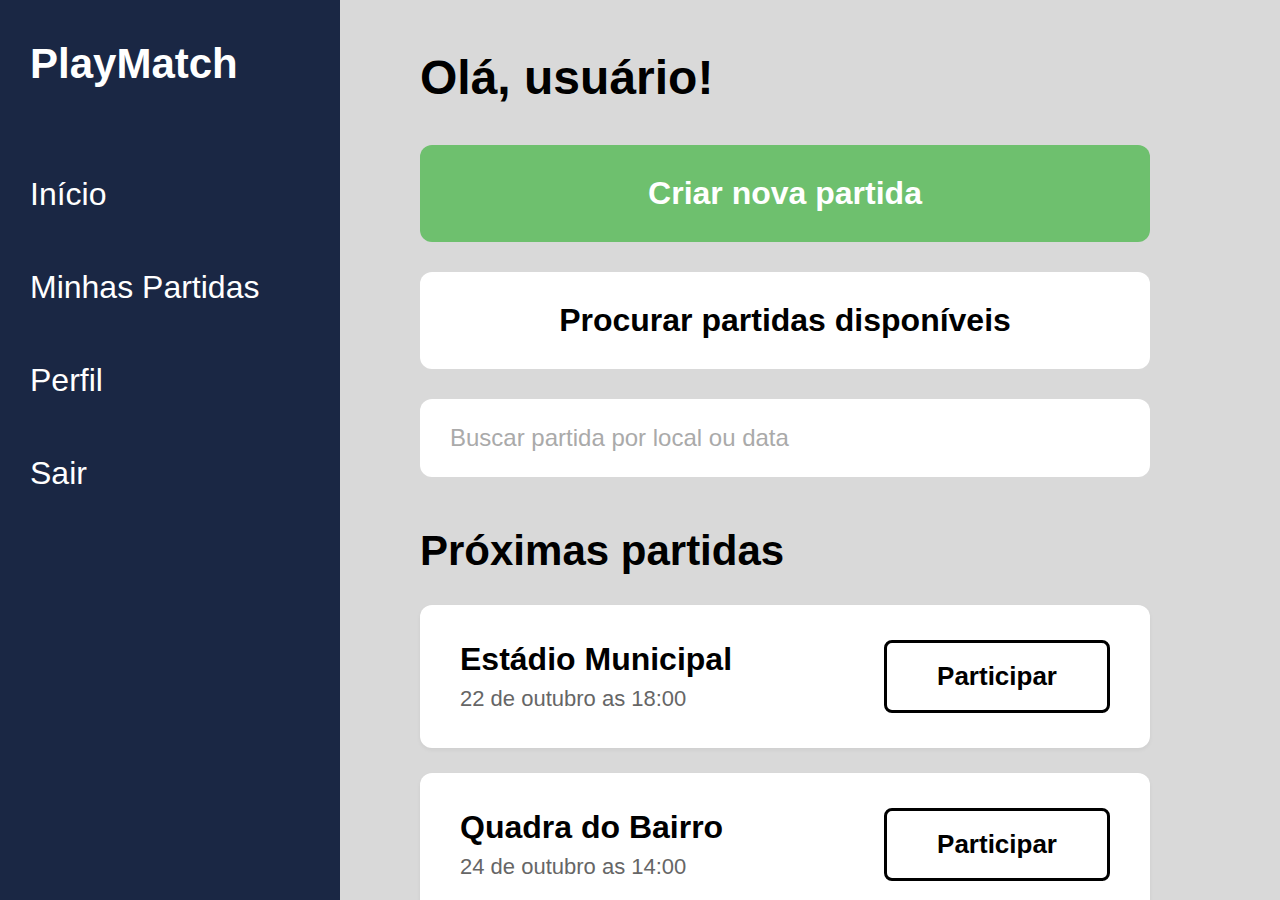
<file: paginas/index.html>
<!DOCTYPE html>
<html lang="pt-BR">
<head>
    <meta charset="UTF-8">
    <meta name="viewport" content="width=device-width, initial-scale=1.0">
    <title>PlayMatch - Início</title>
    <link rel="stylesheet" href="styles.css">
</head>
<body>
    <!-- barra de navegar -->
    <aside class="sidebar">
        <h1 class="logo">PlayMatch</h1>
        <nav>
            <ul class="nav-menu">
                <li class="nav-item">
                    <a href="index.html" class="nav-link">Início</a>
                </li>
                <li class="nav-item">
                    <a href="minhas-partidas.html" class="nav-link">Minhas Partidas</a>
                </li>
                <li class="nav-item">
                    <a href="perfil.html" class="nav-link">Perfil</a>
                </li>
                <li class="nav-item">
                    <a href="login.html" class="nav-link">Sair</a>
                </li>
            </ul>
        </nav>
    </aside>

    <!-- Area do conteudo -->
    <main class="main-content">
        <!-- Greeting -->
        <h2 class="greeting">Olá, usuário!</h2>

        <!-- Criar nova partida -->
        <button class="btn-primary">Criar nova partida</button>

        <!-- procurar partida -->
        <button class="btn-secondary">Procurar partidas disponíveis</button>

        <!-- buscar partida -->
        <div class="search-container">
            <input type="text" class="search-input" placeholder="Buscar partida por local ou data">
        </div>

        <!-- proximas partidas -->
        <h3 class="section-title">Próximas partidas</h3>

        <!-- partida 1 -->
       <div class="match-card">
            <div class="match-info">
                <h3>Estádio Municipal</h3>
                <p>22 de outubro as 18:00</p>
            </div>
            <a href="detalhes-partidas.html" class="btn-participate">Participar</a>
        </div>

        <div class="match-card">
            <div class="match-info">
                <h3>Quadra do Bairro</h3>
                <p>24 de outubro as 14:00</p>
            </div>
            <a href="detalhes-partidas.html" class="btn-participate-outline">Participar</a>
        </div>
    </main>
</body>
</html>
</file>
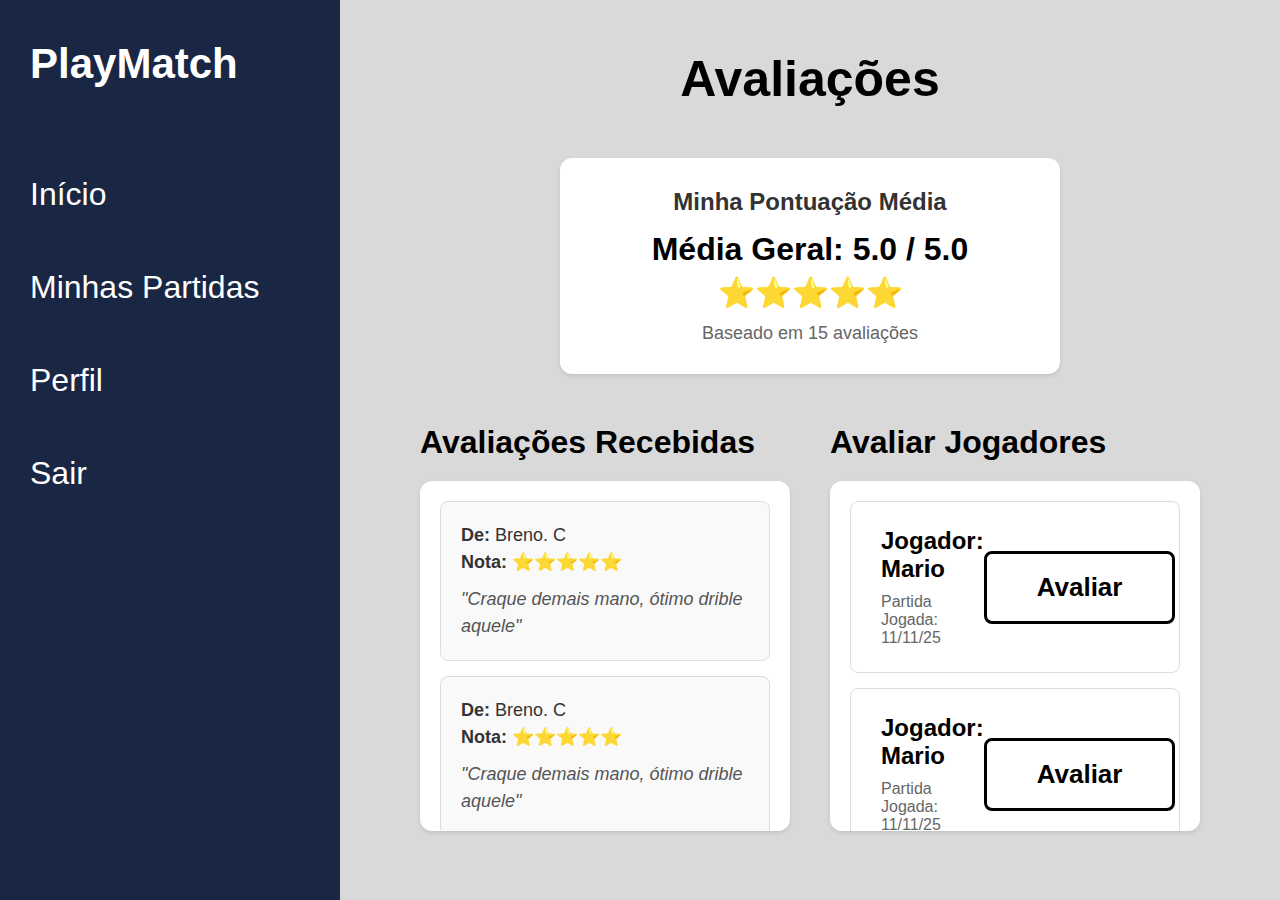
<file: paginas/avaliacoes.html>
<!DOCTYPE html>
<html lang="pt-BR">
<head>
    <meta charset="UTF-8">
    <meta name="viewport" content="width=device-width, initial-scale=1.0">
    <title>PlayMatch - Avaliações</title>
    <link rel="stylesheet" href="styles.css">
</head>
<body>
    <aside class="sidebar">
        <h1 class="logo">PlayMatch</h1>
        <nav>
            <ul class="nav-menu">
                <li class="nav-item">
                    <a href="index.html" class="nav-link">Início</a>
                </li>
                <li class="nav-item">
                    <a href="minhas-partidas.html" class="nav-link">Minhas Partidas</a>
                </li>
                <li class="nav-item">
                    <a href="perfil.html" class="nav-link">Perfil</a>
                </li>
                <li class="nav-item">
                    <a href="#" class="nav-link">Sair</a>
                </li>
            </ul>
        </nav>
    </aside>

    <main class="main-content">
        
        <h2 class="page-title">Avaliações</h2>

        <div class="rating-summary-card">
            <h3>Minha Pontuação Média</h3>
            <h2>Média Geral: 5.0 / 5.0</h2>
            <div class="stars">⭐⭐⭐⭐⭐</div>
            <p class="subtitle">Baseado em 15 avaliações</p>
        </div>

        <div class="ratings-columns-container">
            
            <div class="ratings-column">
                <h3 class="ratings-section-title">Avaliações Recebidas</h3>
                
                <div class="matches-list-container">
                    <div class="review-card">
                        <p><strong>De:</strong> Breno. C</p>
                        <p><strong>Nota:</strong> <span class="stars-inline">⭐⭐⭐⭐⭐</span></p>
                        <p class="comment">"Craque demais mano, ótimo drible aquele"</p>
                    </div>
                    <div class="review-card">
                        <p><strong>De:</strong> Breno. C</p>
                        <p><strong>Nota:</strong> <span class="stars-inline">⭐⭐⭐⭐⭐</span></p>
                        <p class="comment">"Craque demais mano, ótimo drible aquele"</p>
                    </div>
                    <div class="review-card">
                        <p><strong>De:</strong> Breno. C</p>
                        <p><strong>Nota:</strong> <span class="stars-inline">⭐⭐⭐⭐⭐</span></p>
                        <p class="comment">"Craque demais mano, ótimo drible aquele"</p>
                    </div>
                    <div class="review-card">
                        <p><strong>De:</strong> Breno. C</p>
                        <p><strong>Nota:</strong> <span class="stars-inline">⭐⭐⭐⭐⭐</span></p>
                        <p class="comment">"Craque demais mano, ótimo drible aquele"</p>
                    </div>
                </div>
            </div>

            <div class="ratings-column">
                <h3 class="ratings-section-title">Avaliar Jogadores</h3>

                <div class="matches-list-container">
                    
                    <div class="match-item">
                        <div class="match-item-info">
                            <h3 class="match-item-title-small">Jogador: Mario</h3>
                            <span class="match-date">Partida Jogada: 11/11/25</span>
                        </div>
                        <button class="btn-participate-outline">Avaliar</button>
                    </div>

                    <div class="match-item">
                        <div class="match-item-info">
                            <h3 class="match-item-title-small">Jogador: Mario</h3>
                            <span class="match-date">Partida Jogada: 11/11/25</span>
                        </div>
                        <button class="btn-participate-outline">Avaliar</button>
                    </div>

                    <div class="match-item">
                        <div class="match-item-info">
                            <h3 class="match-item-title-small">Jogador: Mario</h3>
                            <span class="match-date">Partida Jogada: 11/11/25</span>
                        </div>
                        <button class="btn-participate-outline">Avaliar</button>
                    </div>

                </div>
            </div>

        </div>

    </main>
</body>
</html>
</file>
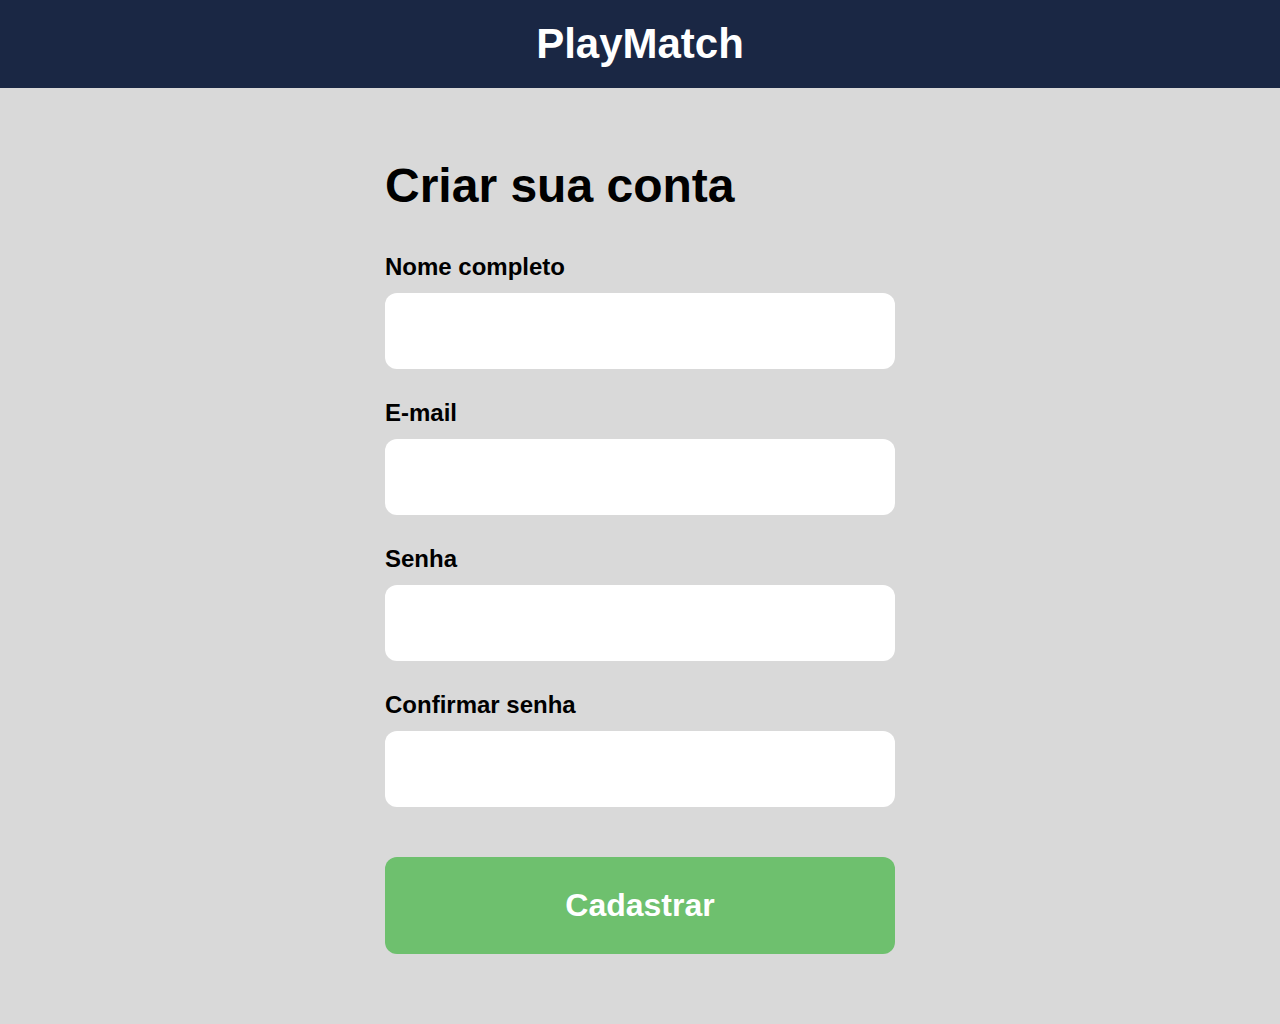
<file: paginas/cadastro.html>
<!DOCTYPE html>
<html lang="pt-BR">
<head>
    <meta charset="UTF-8">
    <meta name="viewport" content="width=device-width, initial-scale=1.0">
    <title>PlayMatch - Criar Conta</title>
    <link rel="stylesheet" href="styles.css">
</head>
<body class="body-signup"> <header class="signup-header">
        <h1 class="logo-signup">PlayMatch</h1>
    </header>

    <main class="signup-container">
        <h2 class="signup-title">Criar sua conta</h2>

        <form class="signup-form" action="inicio.html"> <div class="signup-form-group">
                <label for="name" class="signup-label">Nome completo</label>
                <input type="text" id="name" class="signup-input" required>
            </div>

            <div class="signup-form-group">
                <label for="email" class="signup-label">E-mail</label>
                <input type="email" id="email" class="signup-input" required>
            </div>

            <div class="signup-form-group">
                <label for="password" class="signup-label">Senha</label>
                <input type="password" id="password" class="signup-input" required>
            </div>

            <div class="signup-form-group">
                <label for="confirm-password" class="signup-label">Confirmar senha</label>
                <input type="password" id="confirm-password" class="signup-input" required>
            </div>

            <button type="submit" class="btn-signup">Cadastrar</button>
        </form>
    </main>

</body>
</html>
</file>
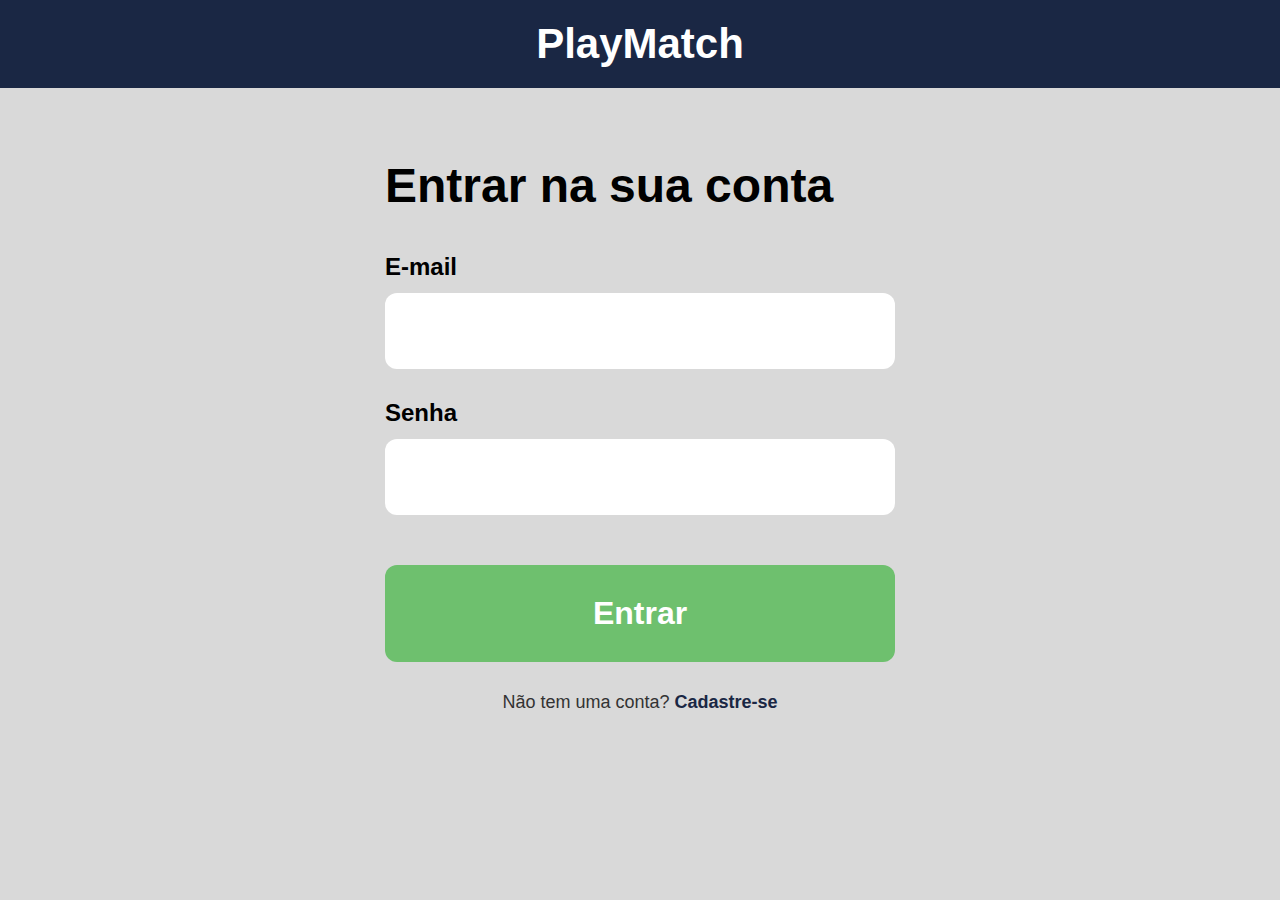
<file: paginas/login.html>
<!DOCTYPE html>
<html lang="pt-BR">
<head>
    <meta charset="UTF-8">
    <meta name="viewport" content="width=device-width, initial-scale=1.0">
    <title>PlayMatch - Login</title>
    <link rel="stylesheet" href="styles.css">
</head>
<body class="body-signup"> <header class="signup-header">
        <h1 class="logo-signup">PlayMatch</h1>
    </header>

    <main class="signup-container">
        <h2 class="signup-title">Entrar na sua conta</h2>

        <form class="signup-form" action="inicio.html">
            
            <div class="signup-form-group">
                <label for="email" class="signup-label">E-mail</label>
                <input type="email" id="email" class="signup-input" required>
            </div>

            <div class="signup-form-group">
                <label for="password" class="signup-label">Senha</label>
                <input type="password" id="password" class="signup-input" required>
            </div>

            <button type="submit" class="btn-signup">Entrar</button>
        </form>

        <p class="signup-link">
            Não tem uma conta? <a href="cadastro.html">Cadastre-se</a>
        </p>
    </main>

</body>
</html>
</file>
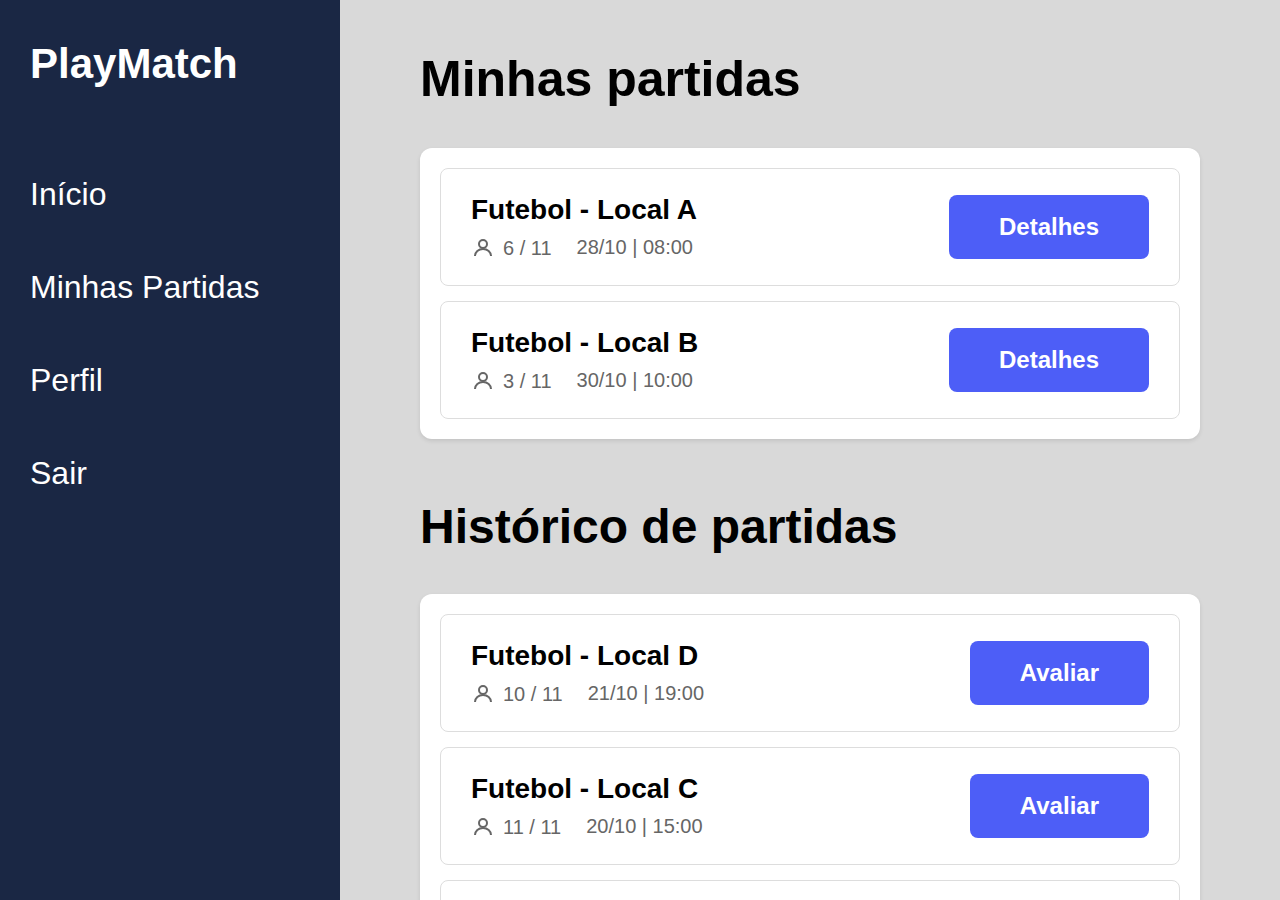
<file: paginas/minhas-partidas.html>
<!DOCTYPE html>
<html lang="pt-BR">
<head>
    <meta charset="UTF-8">
    <meta name="viewport" content="width=device-width, initial-scale=1.0">
    <title>PlayMatch - Minhas Partidas</title>
    <link rel="stylesheet" href="styles.css">
</head>
<body>
    <!-- barra de navegação -->
    <aside class="sidebar">
        <h1 class="logo">PlayMatch</h1>
        <nav>
            <ul class="nav-menu">
                <li class="nav-item">
                    <a href="index.html" class="nav-link">Início</a>
                </li>
                <li class="nav-item">
                    <a href="minhas-partidas.html" class="nav-link">Minhas Partidas</a>
                </li>
                <li class="nav-item">
                    <a href="perfil.html" class="nav-link">Perfil</a>
                </li>
                <li class="nav-item">
                    <a href="#" class="nav-link">Sair</a>
                </li>
            </ul>
        </nav>
    </aside>

    <main class="main-content">
       
        <h2 class="page-title-matches">Minhas partidas</h2>

        <section class="matches-section">
            <div class="matches-list-container">
             
                <div class="match-item">
                    <div class="match-item-info">
                        <h3 class="match-item-title">Futebol - Local A</h3>
                        <div class="match-item-details">
                            <span class="match-players">
                                <svg class="icon-person" width="20" height="20" viewBox="0 0 24 24" fill="none" stroke="currentColor">
                                    <circle cx="12" cy="8" r="4" stroke-width="2"/>
                                    <path d="M4 20c0-4 3.5-7 8-7s8 3 8 7" stroke-width="2"/>
                                </svg>
                                6 / 11
                            </span>
                            <span class="match-date">28/10 | 08:00</span>
                        </div>
                    </div>
                    <button class="btn-details">Detalhes</button>
                </div>

                <div class="match-item">
                    <div class="match-item-info">
                        <h3 class="match-item-title">Futebol - Local B</h3>
                        <div class="match-item-details">
                            <span class="match-players">
                                <svg class="icon-person" width="20" height="20" viewBox="0 0 24 24" fill="none" stroke="currentColor">
                                    <circle cx="12" cy="8" r="4" stroke-width="2"/>
                                    <path d="M4 20c0-4 3.5-7 8-7s8 3 8 7" stroke-width="2"/>
                                </svg>
                                3 / 11
                            </span>
                            <span class="match-date">30/10 | 10:00</span>
                        </div>
                    </div>
                    <button class="btn-details">Detalhes</button>
                </div>
            </div>
        </section>

        <h2 class="section-title-history">Histórico de partidas</h2>

        <section class="matches-section">
            <div class="matches-list-container">
               
                <div class="match-item">
                    <div class="match-item-info">
                        <h3 class="match-item-title">Futebol - Local D</h3>
                        <div class="match-item-details">
                            <span class="match-players">
                                <svg class="icon-person" width="20" height="20" viewBox="0 0 24 24" fill="none" stroke="currentColor">
                                    <circle cx="12" cy="8" r="4" stroke-width="2"/>
                                    <path d="M4 20c0-4 3.5-7 8-7s8 3 8 7" stroke-width="2"/>
                                </svg>
                                10 / 11
                            </span>
                            <span class="match-date">21/10 | 19:00</span>
                        </div>
                    </div>
                    <button class="btn-review">Avaliar</button>
                </div>

                <div class="match-item">
                    <div class="match-item-info">
                        <h3 class="match-item-title">Futebol - Local C</h3>
                        <div class="match-item-details">
                            <span class="match-players">
                                <svg class="icon-person" width="20" height="20" viewBox="0 0 24 24" fill="none" stroke="currentColor">
                                    <circle cx="12" cy="8" r="4" stroke-width="2"/>
                                    <path d="M4 20c0-4 3.5-7 8-7s8 3 8 7" stroke-width="2"/>
                                </svg>
                                11 / 11
                            </span>
                            <span class="match-date">20/10 | 15:00</span>
                        </div>
                    </div>
                    <button class="btn-review">Avaliar</button>
                </div>

                <div class="match-item">
                    <div class="match-item-info">
                        <h3 class="match-item-title">Futebol - Local D</h3>
                        <div class="match-item-details">
                            <span class="match-players">
                                <svg class="icon-person" width="20" height="20" viewBox="0 0 24 24" fill="none" stroke="currentColor">
                                    <circle cx="12" cy="8" r="4" stroke-width="2"/>
                                    <path d="M4 20c0-4 3.5-7 8-7s8 3 8 7" stroke-width="2"/>
                                </svg>
                                11 / 11
                            </span>
                            <span class="match-date">19/10 | 09:00</span>
                        </div>
                    </div>
                    <button class="btn-review">Avaliar</button>
                </div>
            </div>
        </section>
    </main>
</body>
</html>
</file>
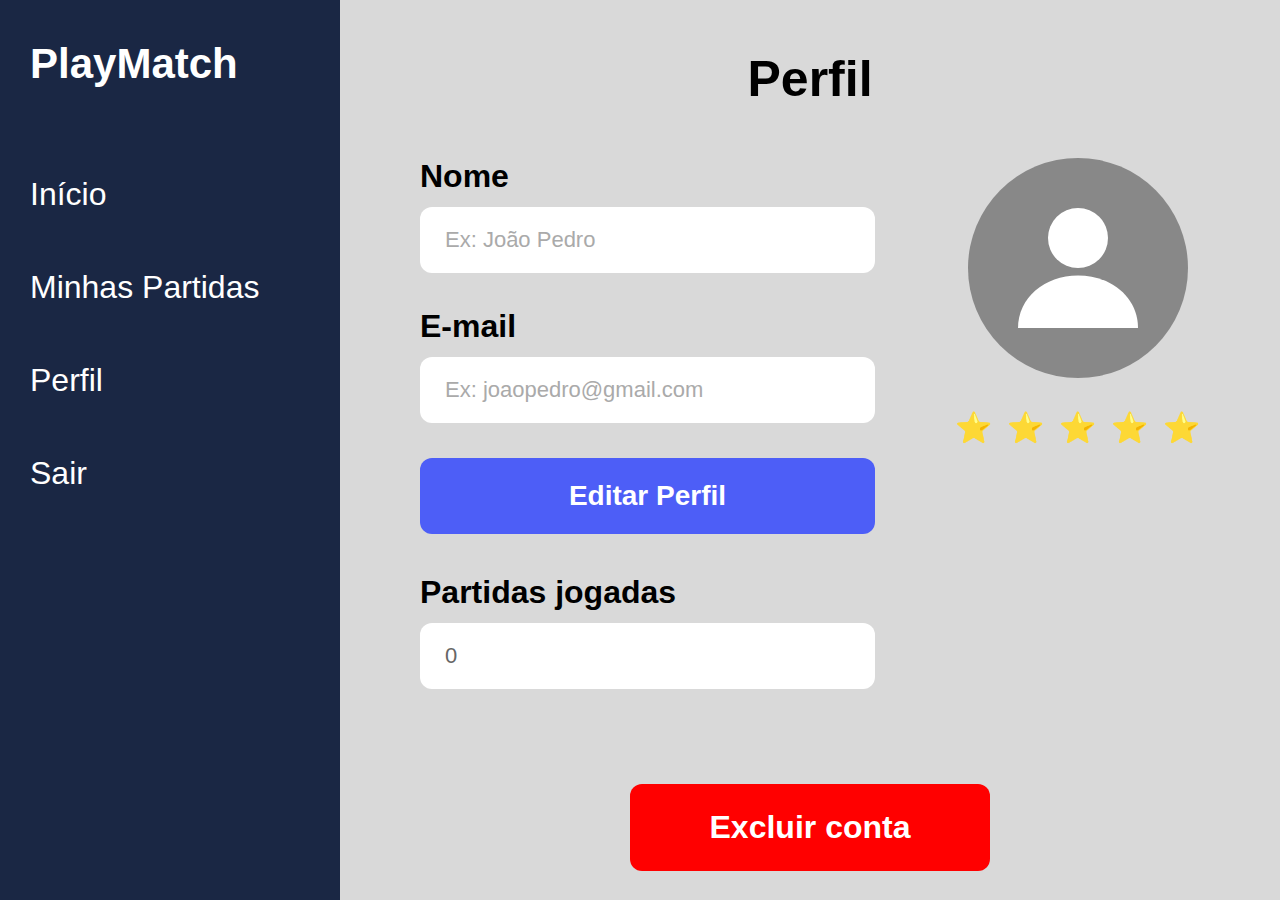
<file: paginas/perfil.html>
<!DOCTYPE html>
<html lang="pt-BR">
<head>
    <meta charset="UTF-8">
    <meta name="viewport" content="width=device-width, initial-scale=1.0">
    <title>PlayMatch - Perfil</title>
    <link rel="stylesheet" href="styles.css">
</head>
<body>
    <!-- barra de navegação -->
    <aside class="sidebar">
        <h1 class="logo">PlayMatch</h1>
        <nav>
            <ul class="nav-menu">
                <li class="nav-item">
                    <a href="index.html" class="nav-link">Início</a>
                </li>
                <li class="nav-item">
                    <a href="minhas-partidas.html" class="nav-link">Minhas Partidas</a>
                </li>
                <li class="nav-item">
                    <a href="perfil.html" class="nav-link">Perfil</a>
                </li>
                <li class="nav-item">
                    <a href="#" class="nav-link">Sair</a>
                </li>
            </ul>
        </nav>
    </aside>

    <main class="main-content">
   
        <h2 class="page-title">Perfil</h2>

        <div class="profile-container">
          
            <div class="profile-form">
              
                <div class="form-group">
                    <label for="name" class="form-label">Nome</label>
                    <input type="text" id="name" class="form-input" placeholder="Ex: João Pedro">
                </div>

                <div class="form-group">
                    <label for="email" class="form-label">E-mail</label>
                    <input type="email" id="email" class="form-input" placeholder="Ex: joaopedro@gmail.com">
                </div>

                <button class="btn-edit">Editar Perfil</button>

                <div class="form-group">
                    <label for="matches" class="form-label">Partidas jogadas</label>
                    <input type="text" id="matches" class="form-input" value="0" readonly>
                </div>
            </div>

            <div class="profile-info">
                <!-- Avatar -->
                <div class="avatar">
                    <svg class="avatar-icon" viewBox="0 0 24 24" fill="none">
                        <circle cx="12" cy="8" r="4" fill="white"/>
                        <path d="M4 20c0-4 3.5-7 8-7s8 3 8 7" fill="white"/>
                    </svg>
                </div>

                <div class="rating">
                    <span class="star">⭐</span>
                    <span class="star">⭐</span>
                    <span class="star">⭐</span>
                    <span class="star">⭐</span>
                    <span class="star">⭐</span>
                </div>
            </div>
        </div>

        <button class="btn-delete">Excluir conta</button>
    </main>
</body>
</html>
</file>
<file: paginas/styles.css>
* {
            margin: 0;
            padding: 0;
            box-sizing: border-box;
        }

        body {
            font-family: 'Segoe UI', Tahoma, Geneva, Verdana, sans-serif;
            display: flex;
            height: 100vh;
            overflow: hidden;
        }

        /* Sidebar */
        .sidebar {
            width: 340px;
            background-color: #1a2744;
            color: white;
            display: flex;
            flex-direction: column;
            padding: 40px 30px;
        }

        .logo {
            font-size: 42px;
            font-weight: bold;
            margin-bottom: 80px;
        }

        .nav-menu {
            list-style: none;
        }

        .nav-item {
            margin-bottom: 40px;
        }

        .nav-link {
            color: white;
            text-decoration: none;
            font-size: 32px;
            font-weight: 500;
            display: block;
            padding: 8px 0;
            transition: color 0.3s;
        }

        .nav-link:hover {
            color: #6ec06e;
        }

        /* Main Content */
        .main-content {
            flex: 1;
            background-color: #d9d9d9;
            padding: 50px 80px;
            overflow-y: auto;
        }

        .greeting {
            font-size: 48px;
            font-weight: bold;
            margin-bottom: 40px;
            color: #000;
        }

        /* Buttons */
        .btn-primary {
            background-color: #6ec06e;
            color: white;
            border: none;
            padding: 30px 60px;
            font-size: 32px;
            font-weight: 600;
            border-radius: 12px;
            cursor: pointer;
            width: 100%;
            max-width: 730px;
            margin-bottom: 30px;
            transition: background-color 0.3s, transform 0.2s;
        }

        .btn-primary:hover {
            background-color: #5da85d;
            transform: translateY(-2px);
        }

        .btn-secondary {
            background-color: white;
            color: #000;
            border: none;
            padding: 30px 60px;
            font-size: 32px;
            font-weight: 600;
            border-radius: 12px;
            cursor: pointer;
            width: 100%;
            max-width: 730px;
            margin-bottom: 30px;
            transition: background-color 0.3s, transform 0.2s;
        }

        .btn-secondary:hover {
            background-color: #f0f0f0;
            transform: translateY(-2px);
        }

        /* Search Input */
        .search-container {
            margin-bottom: 50px;
        }

        .search-input {
            width: 100%;
            max-width: 730px;
            padding: 25px 30px;
            font-size: 24px;
            border: none;
            border-radius: 12px;
            background-color: white;
            color: #999;
        }

        .search-input::placeholder {
            color: #aaa;
        }

        /* Section Title */
        .section-title {
            font-size: 42px;
            font-weight: bold;
            margin-bottom: 30px;
            color: #000;
        }

        /* Match Card */
        .match-card {
            background-color: white;
            padding: 35px 40px;
            border-radius: 12px;
            margin-bottom: 25px;
            display: flex;
            justify-content: space-between;
            align-items: center;
            max-width: 730px;
            box-shadow: 0 2px 4px rgba(0,0,0,0.05);
        }

        .match-info h3 {
            font-size: 32px;
            font-weight: 600;
            margin-bottom: 8px;
            color: #000;
        }

        .match-info p {
            font-size: 22px;
            color: #666;
        }

        /* Botão de Participar - Estilo Único com Outline */
.btn-participate,
.btn-participate-outline {
    background-color: transparent;
    color: #000;
    border: 3px solid #000;
    padding: 18px 50px;
    font-size: 26px;
    font-weight: 600;
    border-radius: 8px;
    cursor: pointer;
    transition: background-color 0.3s, color 0.3s, border-color 0.3s;
}

/* Efeito ao passar o mouse (hover) */
.btn-participate:hover,
.btn-participate-outline:hover {
    background-color: #6ec06e;
    color: white;
    border-color: #6ec06e;
}

/* Efeito ao clicar e manter pressionado (active) */
.btn-participate:active,
.btn-participate-outline:active {
    background-color: #5da85d;
    border-color: #5da85d;
    transform: scale(0.98);
}

/* Efeito de foco para acessibilidade */
.btn-participate:focus,
.btn-participate-outline:focus {
    outline: 2px solid #6ec06e;
    outline-offset: 2px;
}

        /* Responsive Design */
        @media (max-width: 1024px) {
            .sidebar {
                width: 250px;
                padding: 30px 20px;
            }

            .main-content {
                padding: 40px 50px;
            }

            .logo {
                font-size: 32px;
            }

            .nav-link {
                font-size: 24px;
            }

            .greeting {
                font-size: 36px;
            }

            .section-title {
                font-size: 32px;
            }
        }

        @media (max-width: 768px) {
            body {
                flex-direction: column;
            }

            .sidebar {
                width: 100%;
                padding: 20px;
            }

            .logo {
                font-size: 28px;
                margin-bottom: 30px;
            }

            .nav-menu {
                display: flex;
                justify-content: space-around;
            }

            .nav-item {
                margin-bottom: 0;
            }

            .nav-link {
                font-size: 18px;
            }

            .main-content {
                padding: 30px 20px;
            }
        }

        /* Estilo da pagina do Perfil */
.page-title {
    font-size: 50px;
    font-weight: bold;
    margin-bottom: 50px;
    color: #000;
    text-align: center;
}

.profile-container {
    display: flex;
    justify-content: space-between;
    align-items: flex-start;
    max-width: 1000px;
    margin: 0 auto;
    gap: 80px;
}

.profile-form {
    flex: 1;
    max-width: 500px;
}

.form-group {
    margin-bottom: 35px;
}

.form-label {
    display: block;
    font-size: 32px;
    font-weight: 600;
    margin-bottom: 12px;
    color: #000;
}

.form-input {
    width: 100%;
    padding: 20px 25px;
    font-size: 22px;
    border: none;
    border-radius: 12px;
    background-color: white;
    color: #333;
}

.form-input::placeholder {
    color: #aaa;
}

.form-input[readonly] {
    background-color: white;
    color: #666;
}

/* Edit Profile Button */
.btn-edit {
    background-color: #4d5ef7;
    color: white;
    border: none;
    padding: 22px 70px;
    font-size: 28px;
    font-weight: 600;
    border-radius: 12px;
    cursor: pointer;
    width: 100%;
    margin-bottom: 40px;
    transition: background-color 0.3s, transform 0.2s;
}

.btn-edit:hover {
    background-color: #3d4dd7;
    transform: translateY(-2px);
}

/* Profile Info Section */
.profile-info {
    display: flex;
    flex-direction: column;
    align-items: center;
    gap: 35px;
}

/* Avatar Circle */
.avatar {
    width: 220px;
    height: 220px;
    border-radius: 50%;
    background-color: #888;
    display: flex;
    align-items: center;
    justify-content: center;
    overflow: hidden;
}

.avatar-icon {
    width: 180px;
    height: 180px;
}

/* Rating Stars */
.rating {
    display: flex;
    gap: 15px;
}

.star {
    font-size: 30px;
    line-height: 1;
}

/* Delete Account Button */
.btn-delete {
    background-color: #ff0000;
    color: white;
    border: none;
    padding: 25px 80px;
    font-size: 32px;
    font-weight: 600;
    border-radius: 12px;
    cursor: pointer;
    display: block;
    margin: 60px auto 0;
    transition: background-color 0.3s, transform 0.2s;
}

.btn-delete:hover {
    background-color: #cc0000;
    transform: translateY(-2px);
}

/* Responsive Design for Profile Page */
@media (max-width: 1024px) {
    .profile-container {
        flex-direction: column;
        align-items: center;
        gap: 50px;
    }

    .profile-info {
        order: -1;
    }

    .avatar {
        width: 250px;
        height: 250px;
    }

    .star {
        font-size: 56px;
    }
}

@media (max-width: 768px) {
    .page-title {
        font-size: 42px;
    }

    .form-label {
        font-size: 24px;
    }

    .form-input {
        font-size: 18px;
        padding: 15px 20px;
    }

    .btn-edit {
        font-size: 22px;
        padding: 18px 50px;
    }

    .btn-delete {
        font-size: 24px;
        padding: 20px 60px;
    }

    .avatar {
        width: 200px;
        height: 200px;
    }

    .star {
        font-size: 48px;
    }
}

/* Estilo da pagina Minhas Partidas  */
.page-title-matches {
    font-size: 50px;
    font-weight: bold;
    margin-bottom: 40px;
    color: #000;
}

.section-title-history {
    font-size: 48px;
    font-weight: bold;
    margin-top: 60px;
    margin-bottom: 40px;
    color: #000;
}

/* Matches Section Container */
.matches-section {
    max-width: 1100px;
}

.matches-list-container {
    background-color: white;
    border-radius: 12px;
    padding: 20px;
    box-shadow: 0 2px 4px rgba(0,0,0,0.1);
    max-height: 350px;
    overflow-y: auto;
}

/* Scrollbar Styling */
.matches-list-container::-webkit-scrollbar {
    width: 12px;
}

.matches-list-container::-webkit-scrollbar-track {
    background-color: #e0e0e0;
    border-radius: 6px;
}

.matches-list-container::-webkit-scrollbar-thumb {
    background-color: #888;
    border-radius: 6px;
}

.matches-list-container::-webkit-scrollbar-thumb:hover {
    background-color: #666;
}

/* Match Item */
.match-item {
    display: flex;
    justify-content: space-between;
    align-items: center;
    padding: 25px 30px;
    border: 1px solid #ddd;
    border-radius: 8px;
    margin-bottom: 15px;
    background-color: white;
}

.match-item:last-child {
    margin-bottom: 0;
}

.match-item-info {
    flex: 1;
}

.match-item-title {
    font-size: 28px;
    font-weight: 600;
    margin-bottom: 10px;
    color: #000;
}

.match-item-details {
    display: flex;
    gap: 25px;
    font-size: 20px;
    color: #666;
}

.match-players {
    display: flex;
    align-items: center;
    gap: 8px;
}

.icon-person {
    width: 24px;
    height: 24px;
    stroke: #666;
}

.match-date {
    color: #666;
}

/* Buttons */
.btn-details {
    background-color: #4d5ef7;
    color: white;
    border: none;
    padding: 18px 50px;
    font-size: 24px;
    font-weight: 600;
    border-radius: 8px;
    cursor: pointer;
    transition: background-color 0.3s, transform 0.2s;
    white-space: nowrap;
}

.btn-details:hover {
    background-color: #3d4dd7;
    transform: translateY(-2px);
}

.btn-review {
    background-color: #4d5ef7;
    color: white;
    border: none;
    padding: 18px 50px;
    font-size: 24px;
    font-weight: 600;
    border-radius: 8px;
    cursor: pointer;
    transition: background-color 0.3s, transform 0.2s;
    white-space: nowrap;
    text-decoration: none;
}

.btn-review:hover {
    background-color: #3d4dd7;
    transform: translateY(-2px);
}

/* Responsive Design for Matches Page */
@media (max-width: 1024px) {
    .page-title-matches {
        font-size: 42px;
    }

    .section-title-history {
        font-size: 38px;
    }

    .match-item-title {
        font-size: 24px;
    }

    .match-item-details {
        font-size: 18px;
    }

    .btn-details,
    .btn-review {
        font-size: 20px;
        padding: 15px 40px;
    }
}

@media (max-width: 768px) {
    .page-title-matches {
        font-size: 32px;
    }

    .section-title-history {
        font-size: 28px;
    }

    .match-item {
        flex-direction: column;
        align-items: flex-start;
        gap: 15px;
    }

    .match-item-title {
        font-size: 20px;
    }

    .match-item-details {
        font-size: 16px;
        flex-wrap: wrap;
    }

    .btn-details,
    .btn-review {
        width: 100%;
        font-size: 18px;
        padding: 12px 30px;
    }

    .matches-list-container {
        max-height: 400px;
    }
}
/* Estilo da pagina Detalhes da Partida */

.match-detail-header {
    background-color: #1a2744; /* Cor do sidebar */
    color: white;
    font-size: 28px;
    font-weight: 600;
    padding: 15px 40px;
    border-radius: 50px; /* Formato de pílula */
    text-align: center;
    margin-bottom: 30px;
    max-width: 800px;
    margin-left: auto;
    margin-right: auto;
}

.match-detail-datetime {
    font-size: 25px;
    font-weight: bold;
    color: #000;
    margin-bottom: 40px;
    text-align: center;
}

.match-detail-info-container {
    display: flex;
    gap: 40px;
    margin-bottom: 50px;
    background-color: white;
    padding: 30px;
    border-radius: 12px;
    box-shadow: 0 2px 4px rgba(0,0,0,0.1);
    flex-wrap: wrap; /* Adiciona quebra de linha em telas menores */
}

.match-detail-map {
    flex: 1;
    min-width: 300px; /* Garante que o mapa não fique muito pequeno */
}

.match-detail-map img {
    width: 100%;
    height: auto;
    border-radius: 8px;
    border: 1px solid #ccc;
    display: block;
}

.match-detail-meta {
    flex: 1;
    display: flex;
    flex-direction: column;
    gap: 25px;
    justify-content: center;
    min-width: 300px;
}

.meta-item {
    display: flex;
    align-items: center;
    gap: 15px;
}

.meta-item .meta-icon-wrapper {
    width: 50px;
    height: 50px;
    background-color: #f0f0f0;
    border-radius: 50%;
    display: flex;
    align-items: center;
    justify-content: center;
    flex-shrink: 0; /* Impede que o ícone encolha */
}

.meta-item .meta-icon-svg {
    width: 28px;
    height: 28px;
    stroke: #333;
    fill: none;
}

.meta-item .meta-icon-avatar {
   width: 50px;
   height: 50px;
   background-color: #d9d9d9; /* Cinza placeholder */
   border-radius: 50%;
   flex-shrink: 0;
}

.meta-item strong {
    font-size: 20px;
    color: #000;
    display: block;
    line-height: 1.2;
}

.meta-item p {
    font-size: 18px;
    color: #666;
    margin-top: 2px;
}

/* Seções de Descrição e Participantes */
.match-detail-section {
    margin-bottom: 40px;
}

.match-detail-section h3 {
    font-size: 28px;
    font-weight: 600;
    margin-bottom: 20px;
    color: #000;
    padding-bottom: 10px;
    border-bottom: 1px solid #ccc;
}

.match-detail-section p {
    font-size: 18px;
    color: #333;
    line-height: 1.6;
}

.participant-list {
    display: grid;
    /* Cria colunas responsivas: no mínimo 100px, mas se ajustam para preencher o espaço */
    grid-template-columns: repeat(auto-fill, minmax(100px, 1fr));
    gap: 25px;
}

.participant-item {
    text-align: center;
}

.participant-avatar {
    width: 90px;
    height: 90px;
    background-color: #d9d9d9;
    border-radius: 50%;
    margin: 0 auto 10px;
}

.participant-item p {
    font-size: 16px;
    font-weight: 500;
    color: #333;
}

/* Botão Confirmar Presença */
.btn-confirm-presence {
    background-color: #6ec06e; /* Verde do .btn-primary */
    color: white;
    border: none;
    padding: 30px 60px;
    font-size: 32px;
    font-weight: 600;
    border-radius: 12px;
    cursor: pointer;
    width: 100%;
    max-width: 730px;
    margin: 20px auto 0;
    display: block; /* Permite centralizar com margin auto */
    transition: background-color 0.3s, transform 0.2s;
}

.btn-confirm-presence:hover {
    background-color: #5da85d;
    transform: translateY(-2px);
}

/* Ajustes responsivos para a nova página */
@media (max-width: 1024px) {
    .match-detail-header {
        font-size: 24px;
    }
    .match-detail-datetime {
        font-size: 36px;
    }
    .match-detail-section h3 {
        font-size: 28px;
    }
}

@media (max-width: 768px) {
    .match-detail-header {
        font-size: 20px;
        padding: 12px 25px;
    }
    .match-detail-datetime {
        font-size: 28px;
    }
    .match-detail-info-container {
        flex-direction: column; /* Empilha o mapa e os detalhes */
    }
    .match-detail-section h3 {
        font-size: 24px;
    }
    .btn-confirm-presence {
        font-size: 24px;
        padding: 20px 40px;
    }
    .participant-avatar {
        width: 70px;
        height: 70px;
    }
}

/* Garante que links estilizados como botões funcionem bem na página detalhes-partidas */
.btn-participate,
.btn-participate-outline {
    text-decoration: none;
    text-align: center;
}

/* Estilo da pagina de Avaliações */

.rating-summary-card {
    background-color: white;
    border-radius: 12px;
    padding: 30px 40px;
    text-align: center;
    max-width: 500px;
    margin: 0 auto 50px;
    box-shadow: 0 2px 4px rgba(0,0,0,0.1);
}

.rating-summary-card h3 {
    font-size: 24px;
    font-weight: 600;
    color: #333;
    margin-bottom: 15px;
}

.rating-summary-card h2 {
    font-size: 32px;
    font-weight: bold;
    color: #000;
    margin-bottom: 10px;
}

.rating-summary-card .stars {
    font-size: 30px;
    margin-bottom: 15px;
    line-height: 1; /* Alinha melhor os emojis */
}

.rating-summary-card .subtitle {
    font-size: 18px;
    color: #666;
}

.ratings-columns-container {
    display: flex;
    gap: 40px;
    max-width: 1200px;
    margin: 0 auto;
}

.ratings-column {
    flex: 1; /* Faz as colunas dividirem o espaço */
    min-width: 0; /* Corrige bug de overflow do flexbox */
}

.ratings-section-title {
    font-size: 32px;
    font-weight: 600;
    color: #000;
    margin-bottom: 20px;
}

/* Reutilizando .matches-list-container */
/* (já está no seu CSS) */

.review-card {
    background-color: #f9f9f9;
    border: 1px solid #ddd;
    border-radius: 8px;
    padding: 20px;
    margin-bottom: 15px;
}

.review-card:last-child {
    margin-bottom: 0;
}

.review-card p {
    font-size: 18px;
    color: #333;
    line-height: 1.5;
}

.review-card .stars-inline {
    font-size: 18px;
    color: #FFD700; /* Cor de estrela, mas o emoji já funciona */
}

.review-card .comment {
    font-style: italic;
    color: #555;
    margin-top: 10px;
}

/* Ajuste para o card de 'Avaliar Jogadores' */
/* (reutilizando .match-item) */
.match-item-title-small {
    font-size: 24px; /* Um pouco menor que o título da partida */
    font-weight: 600;
    margin-bottom: 10px;
    color: #000;
}

/* Reutilizando .btn-participate-outline */
/* (já está no seu CSS) */


/* Responsividade para a nova página */
@media (max-width: 1024px) {
    .ratings-columns-container {
        flex-direction: column; /* Empilha as colunas */
        gap: 50px;
    }
    .ratings-section-title {
        font-size: 28px;
    }
}

@media (max-width: 768px) {
    .rating-summary-card h2 {
        font-size: 28px;
    }
    .rating-summary-card h3 {
        font-size: 20px;
    }
    .ratings-section-title {
        font-size: 24px;
    }
    .match-item-title-small {
        font-size: 20px;
    }
}
/* Estilo da pagina de Cadastro */

.body-signup {
    background-color: #d9d9d9;
    font-family: 'Segoe UI', Tahoma, Geneva, Verdana, sans-serif;
    display: block; /* Sobrescreve o 'display: flex' do body normal */
    height: auto;
    overflow: auto;
}

.signup-header {
    background-color: #1a2744; /* Cor da sua sidebar */
    padding: 20px 0;
}

.logo-signup {
    font-size: 42px;
    font-weight: bold;
    color: white;
    text-align: center;
    margin: 0;
}

.signup-container {
    max-width: 550px;
    margin: 50px auto; /* Centraliza o container */
    padding: 20px;
}

.signup-title {
    font-size: 48px;
    font-weight: bold;
    color: #000;
    margin-bottom: 40px;
    text-align: left;
}

.signup-form {
    width: 100%;
}

.signup-form-group {
    margin-bottom: 30px;
}

.signup-label {
    display: block;
    font-size: 24px;
    font-weight: 600;
    color: #000;
    margin-bottom: 12px;
}

.signup-input {
    width: 100%;
    padding: 25px 30px;
    font-size: 22px;
    border: none;
    border-radius: 12px;
    background-color: white;
    color: #333;
}

.btn-signup {
    background-color: #6ec06e; /* Cor do .btn-primary */
    color: white;
    border: none;
    padding: 30px 60px;
    font-size: 32px;
    font-weight: 600;
    border-radius: 12px;
    cursor: pointer;
    width: 100%;
    margin-top: 20px;
    transition: background-color 0.3s, transform 0.2s;
}

.btn-signup:hover {
    background-color: #5da85d;
    transform: translateY(-2px);
}

/* Responsividade para Cadastro */
@media (max-width: 768px) {
    .signup-container {
        padding: 10px 20px;
        margin: 30px auto;
    }
    .logo-signup {
        font-size: 32px;
    }
    .signup-title {
        font-size: 36px;
    }
    .signup-label {
        font-size: 20px;
    }
    .signup-input {
        padding: 20px 25px;
        font-size: 18px;
    }
    .btn-signup {
        padding: 22px 40px;
        font-size: 26px;
    }
}
/* Link para 'Cadastre-se' na página de Login */
.signup-link {
    font-size: 18px;
    font-weight: 500;
    color: #333;
    text-align: center;
    margin-top: 30px;
}

.signup-link a {
    color: #1a2744; /* Azul escuro do header/sidebar */
    font-weight: 600;
    text-decoration: none;
}

.signup-link a:hover {
    text-decoration: underline;
}
</file>
